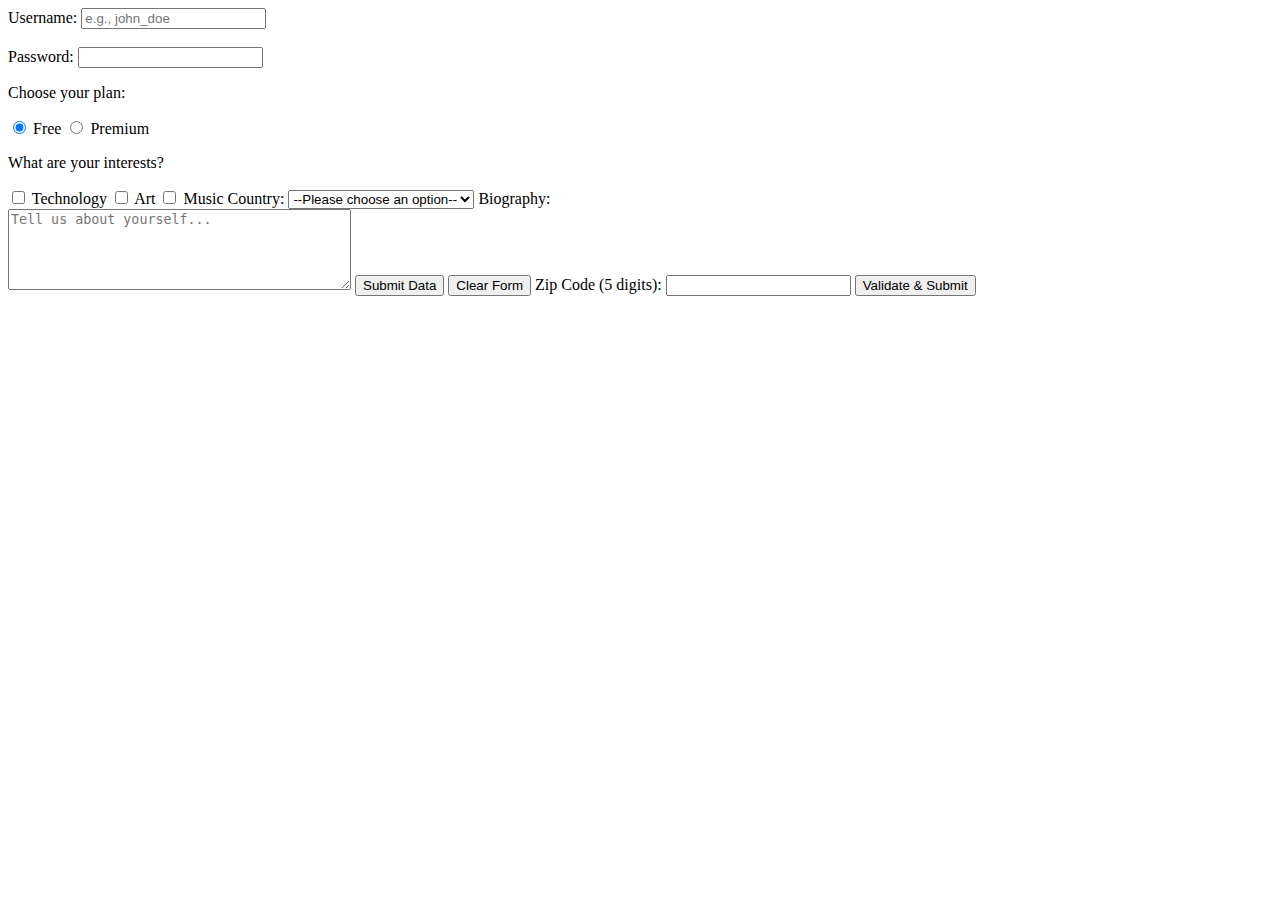
<file: index.html>
<!DOCTYPE html>
<html lang="en">
  <head>
    <meta charset="UTF-8" />
    <meta name="viewport" content="width=device-width, initial-scale=1.0" />
    <title>HTML</title>
  </head>
  <body>
    <form action="#" method="POST">
      <label for="username">Username:</label>
      <input
        type="text"
        name="username"
        id="username"
        placeholder="e.g., john_doe"
      />

      <br />
      <br />

      <label for="userPassword">Password:</label>
      <input type="password" name="userPassword" id="userPassword" />

      <p>Choose your plan:</p>
      <input
        type="radio"
        id="planFree"
        name="membership_plan"
        value="free"
        checked
      />
      <label for="planFree">Free</label>

      <input
        type="radio"
        name="membership_plan"
        id="planPremium"
        value="premium"
      />
      <label for="planPremium">Premium</label>

      <p>What are your interests?</p>
      <input
        type="checkbox"
        name="interests"
        id="interestTech"
        value="technology"
      />
      <label for="interestTech">Technology</label>

      <input type="checkbox" name="interests" id="interestArt" value="art" />
      <label for="interestArt">Art</label>

      <input type="checkbox" name="interests" id="interestMusic" />
      <label for="interestMusic">Music</label>

      <label for="country">Country:</label>
      <select name="country" id="country">
        <option value="">--Please choose an option--</option>
        <option value="us">United States</option>
        <option value="ca">Canada</option>
        <option value="uk">United Kingdom</option>
      </select>


      <label for="bio">Biography:</label><br>
      <textarea name="bio" id="bio" rows="5" cols="40" placeholder="Tell us about yourself..."></textarea>

      <button type="submit">Submit Data</button>
      <button type="reset">Clear Form</button>


      <label for="zipcode">Zip Code (5 digits):</label>
      <input 
      type="text" 
      id="zipcode"
      name="zipcode"
      required
      minlength="5"
      maxlength="5"
      pattern="[0-9]{5}"
      title="Please enter a 5-digit zip code."
      >
      <button type="submit">Validate & Submit</button>

    </form>
  </body>
</html>
</file>
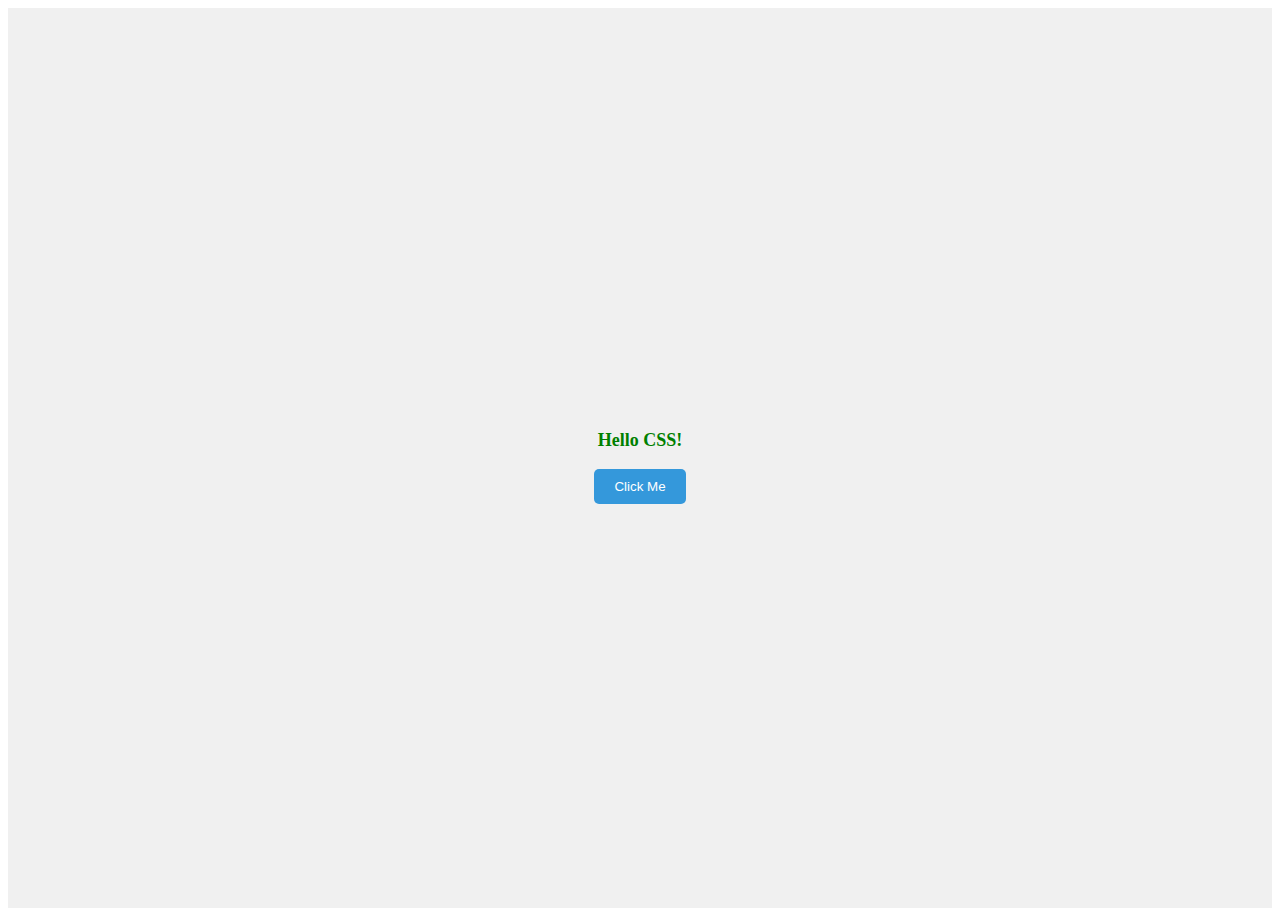
<file: Module 3 - CSS3 - Styling the Web/3.1. CSS Fundamentals/index.html>
<!DOCTYPE html>
<html lang="en">
  <head>
    <meta charset="UTF-8" />
    <meta name="viewport" content="width=device-width, initial-scale=1.0" />
    <title>CSS3</title>

    <link rel="stylesheet" href="./style.css" />
  </head>
  <body>
    <div class="container">
      <p class="text" id="special">Hello CSS!</p>
      <button class="button">Click Me</button>
    </div>
  </body>
</html>
</file>
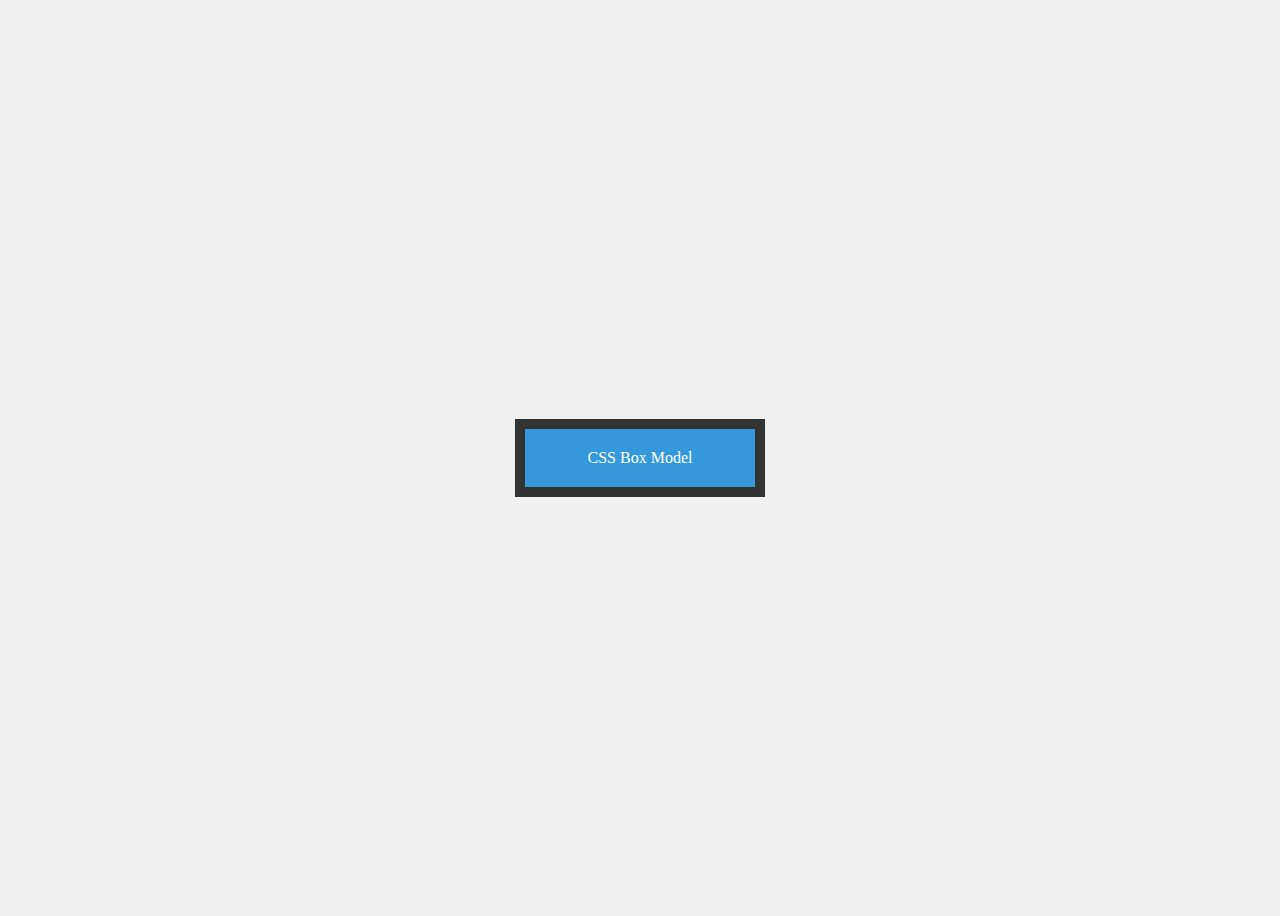
<file: Module 3 - CSS3 - Styling the Web/3.2. The Box Model/index.html>
<!DOCTYPE html>
<html lang="en">
<head>
    <meta charset="UTF-8">
    <meta name="viewport" content="width=device-width, initial-scale=1.0">
    <title>CSS Box Model</title>

    <link rel="stylesheet" href="./style.css">
</head>
<body>
    <div class="box">CSS Box Model</div>
</body>
</html>
</file>
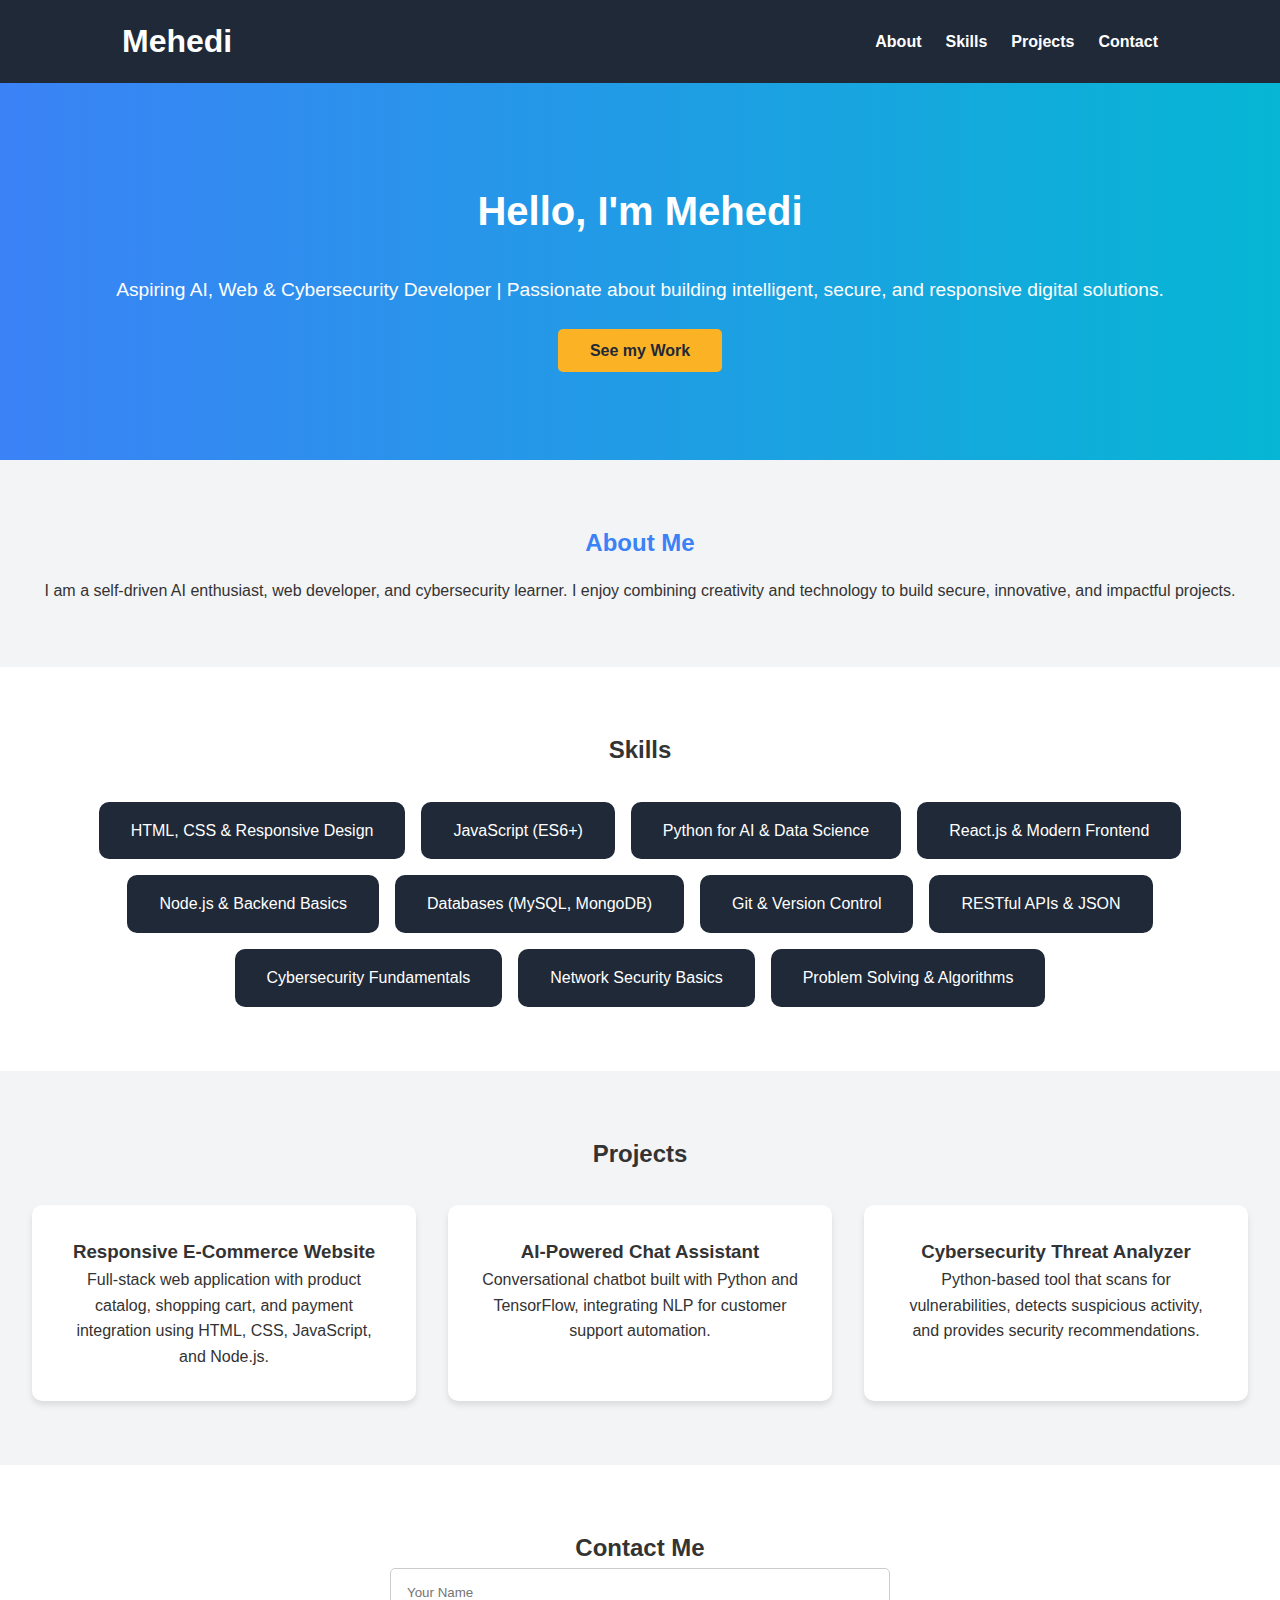
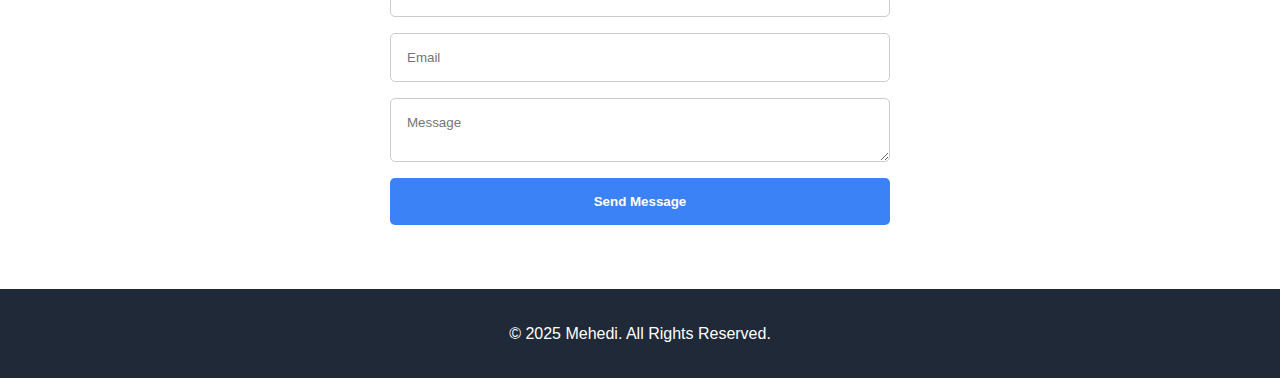
<file: Module 3 - CSS3 - Styling the Web/Project/index.html>
<!DOCTYPE html>
<html lang="en">
<head>
    <meta charset="UTF-8">
    <meta name="viewport" content="width=device-width, initial-scale=1.0">
    <title>Mehedi</title>

    <link rel="stylesheet" href="./style.css">
</head>
<body>
    <!-- Header -->
     <header>
        <div class="container">
            <h1 class="logo">Mehedi</h1>
            <nav>
                <ul class="nav-links">
                    <li><a href="#about">About</a></li>
                    <li><a href="#skills">Skills</a></li>
                    <li><a href="#projects">Projects</a></li>
                    <li><a href="#skills">Contact</a></li>
                </ul>
            </nav>
            <div class="hamburger">&#9776</div>
        </div>
     </header>

     <!-- Hero Section -->
      <section class="hero" id="home">
        <div class="container hero-contanet">
            <h2>Hello, I'm Mehedi</h2>
            <p>Aspiring AI, Web & Cybersecurity Developer | Passionate about building intelligent, secure, and responsive digital solutions.</p>
            <a href="#projects" class="btn">See my Work</a>
        </div>
      </section>

      <!-- About Section -->
       <section class="about" id="about">
        <div class="container">
            <h2>About Me</h2>
            <p>I am a self-driven AI enthusiast, web developer, and cybersecurity learner. I enjoy combining creativity and technology to build secure, innovative, and impactful projects.</p>
        </div>
       </section>

       <!-- Skills Section -->
        <section class="skills" id="skills">
            <div class="container">
                <h2>Skills</h2>
                <div class="skills-grid">
                    <div class="skill-card">HTML, CSS & Responsive Design</div>
                    <div class="skill-card">JavaScript (ES6+)</div>
                    <div class="skill-card">Python for AI & Data Science</div>
                    <div class="skill-card">React.js & Modern Frontend</div>
                    <div class="skill-card">Node.js & Backend Basics</div>
                    <div class="skill-card">Databases (MySQL, MongoDB)</div>
                    <div class="skill-card">Git & Version Control</div>
                    <div class="skill-card">RESTful APIs & JSON</div>
                    <div class="skill-card">Cybersecurity Fundamentals</div>
                    <div class="skill-card">Network Security Basics</div>
                    <div class="skill-card">Problem Solving & Algorithms</div>
                </div>
            </div>
        </section>

        <!-- Projects Section -->
         <section class="projects" id="projects">
            <div class="container">
                <h2>Projects</h2>
                <div class="projects-grid">
                    <div class="project-card">
                        <h3>Responsive E-Commerce Website</h3>
                        <p>Full-stack web application with product catalog, shopping cart, and payment integration using HTML, CSS, JavaScript, and Node.js.</p>
                    </div>

                    <div class="project-card">
                        <h3>AI-Powered Chat Assistant</h3>
                        <p>Conversational chatbot built with Python and TensorFlow, integrating NLP for customer support automation.</p>
                    </div>

                    <div class="project-card">
                        <h3>Cybersecurity Threat Analyzer</h3>
                        <p>Python-based tool that scans for vulnerabilities, detects suspicious activity, and provides security recommendations.</p>
                    </div>
                </div>
            </div>
         </section>

        <!-- Contact Section -->
         <section class="contact" id="contact">
            <div class="container">
                <h2>Contact Me</h2>
                <form action="">
                    <input type="text" placeholder="Your Name" required>
                    <input type="email" placeholder="Email" required>
                    <textarea placeholder="Message" required></textarea>
                    <button type="submit">Send Message</button>
                </form>
            </div>
         </section>

        <!-- Footer -->
         <footer>
            <div class="container">
                <p>&copy; 2025 Mehedi. All Rights Reserved.</p>
            </div>
         </footer>


</body>
</html>
</file>
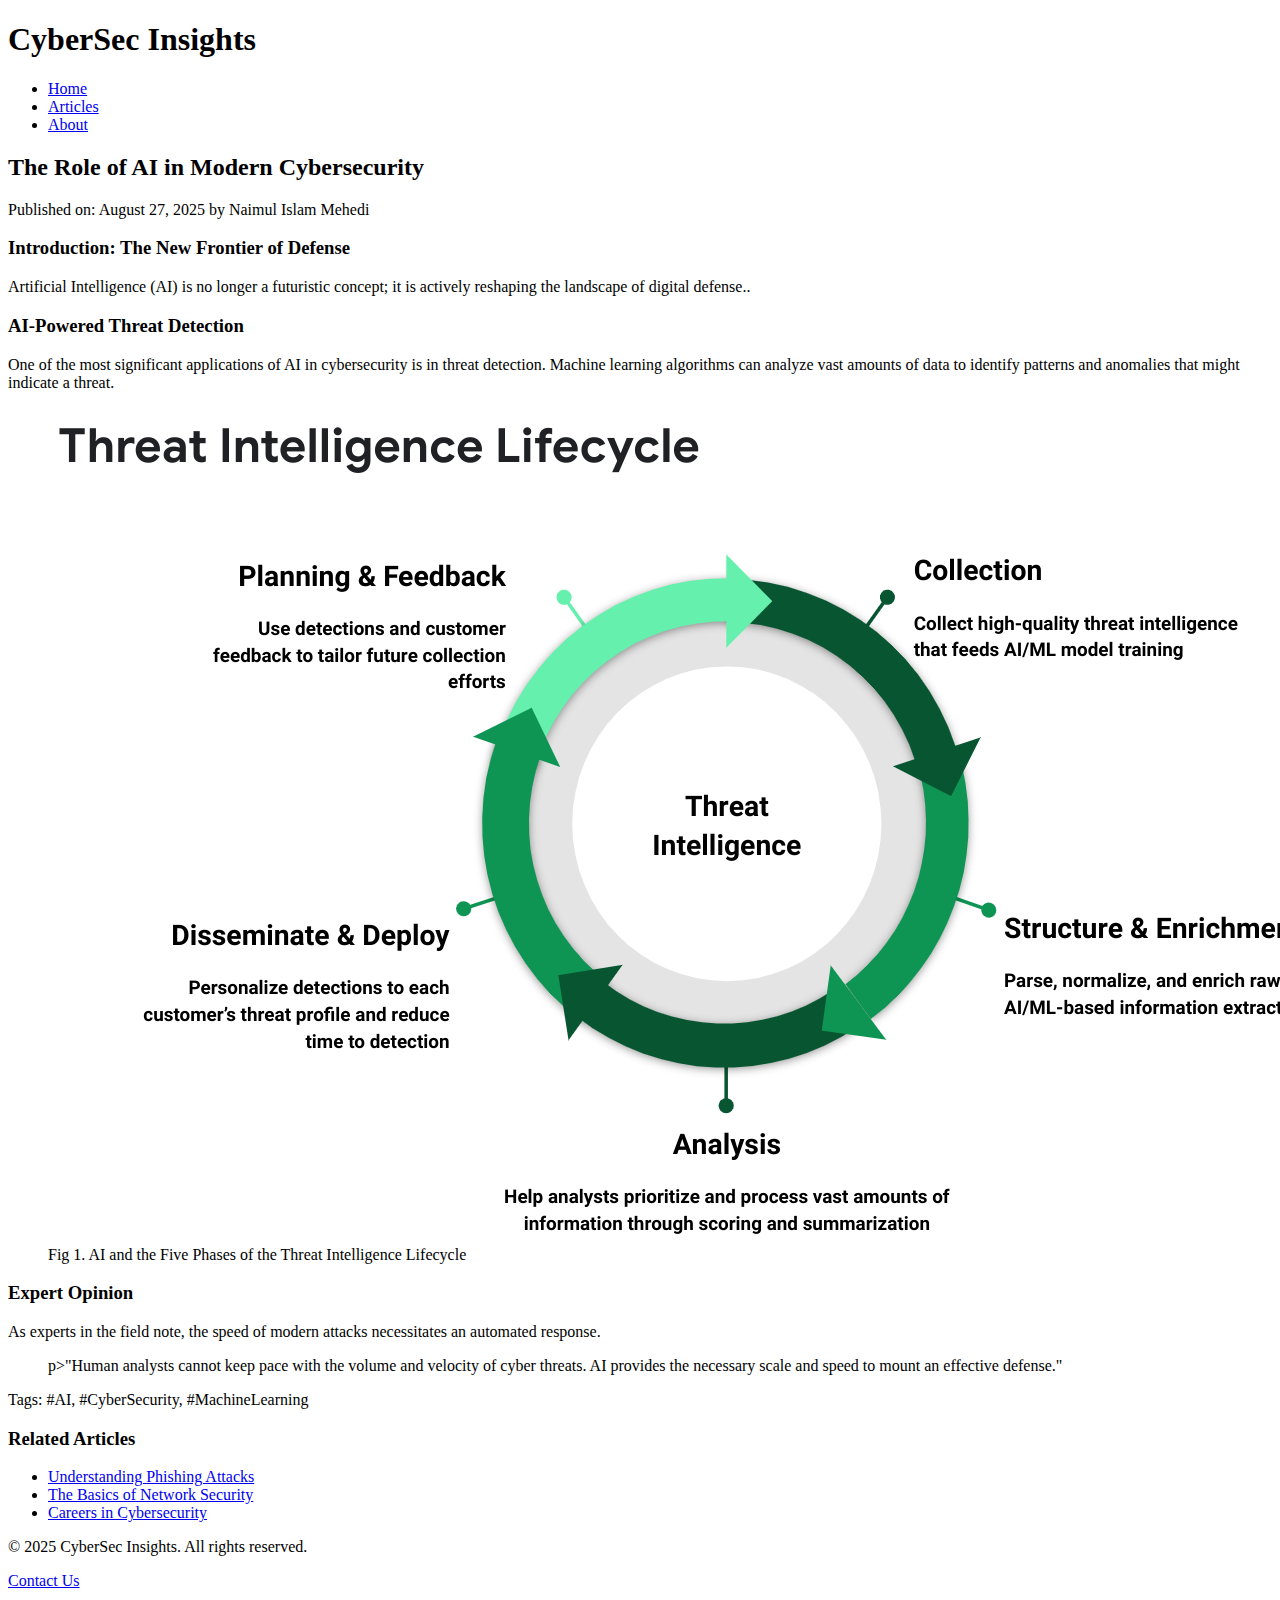
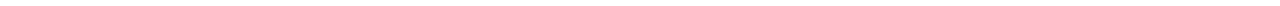
<file: Module 2 - HTML5 - Structuring the Web/2_3_example.html>
<!-- 
Example: A Modern Blog Post Layout
Here is a complete HTML structure for a blog post that uses all the elements discussed. Given your interest in AI and Cyber Security, the example is themed around that topic. 
-->
<!DOCTYPE html>
<html lang="en">
<head>
    <meta charset="UTF-8">
    <meta name="viewport" content="width=device-width, initial-scale=1.0">
    <title>The Role of AI in Modern Cybersecurity</title>
</head>
<body>
    <!-- Page Header: Contains logo and main navigation -->
     <header>
        <h1>CyberSec Insights</h1>
        <nav>
            <ul>
                <li><a href="/home">Home</a></li>
                <li><a href="/articles">Articles</a></li>
                <li><a href="/about">About</a></li>
            </ul>
        </nav>
     </header>

     <!-- Main Content: unique content of this page -->
      <main>
        <!-- The primary content is a single article -->
         <article>
            <!-- Article Header: Contains title and publication info -->
             <header>
                <h2>The Role of AI in Modern Cybersecurity</h2>
                <p>Published on: <time datetime="2025-08-27">August 27, 2025</time> by Naimul Islam Mehedi</p>
             </header>

             <!-- Section 1: Introduction -->
              <section>
                <h3>Introduction: The New Frontier of Defense</h3>
                <p>Artificial Intelligence (AI) is no longer a futuristic concept; it is actively reshaping the landscape of digital defense..</p>
              </section>

              <!-- Section 2: AI in Threat Detection -->
               <section>
                <h3>AI-Powered Threat Detection</h3>
                <p>One of the most significant applications of AI in cybersecurity is in threat detection. Machine learning algorithms can analyze vast amounts of data to identify patterns and anomalies that might indicate a threat.</p>

                <!-- Figure with a diagram and a caption -->
                 <figure>
                    <img src="../img/ai-five-phases.png" alt="Threat Intelligence">
                    <figcaption>Fig 1. AI and the Five Phases of the Threat Intelligence Lifecycle </figcaption>
                 </figure>
               </section>

               <!-- Section 3: A Quote from an expert -->
                <section>
                    <h3>Expert Opinion</h3>
                    <p>As experts in the field note, the speed of modern attacks necessitates an automated response.</p>

                    <!-- A blockquote from another source -->
                    <blockquote cite="https://www.security-journal.com/expert-opinions">p>"Human analysts cannot keep pace with the volume and velocity of cyber threats. AI provides the necessary scale and speed to mount an effective defense."</p></blockquote>
                </section>

                <!-- Article Footer: Contains tags or author info -->
                 <footer>
                    <p>Tags: #AI, #CyberSecurity, #MachineLearning</p>
                 </footer>
         </article>

         <!-- Aside: Tangentially related content, like links to other articles -->
          <aside>
            <h3>Related Articles</h3>
            <ul>
                <li><a href="#">Understanding Phishing Attacks</a></li>
                <li><a href="#">The Basics of Network Security</a></li>
                <li><a href="#">Careers in Cybersecurity</a></li>
            </ul>
          </aside>
      </main>

      <!-- Page Footer: Contains copyright and contact info for the whole site -->
       <footer>
        <p>&copy; 2025 CyberSec Insights. All rights reserved.</p>
        <p><a href="/contact">Contact Us</a></p>
       </footer>
</body>
</html>
</file>
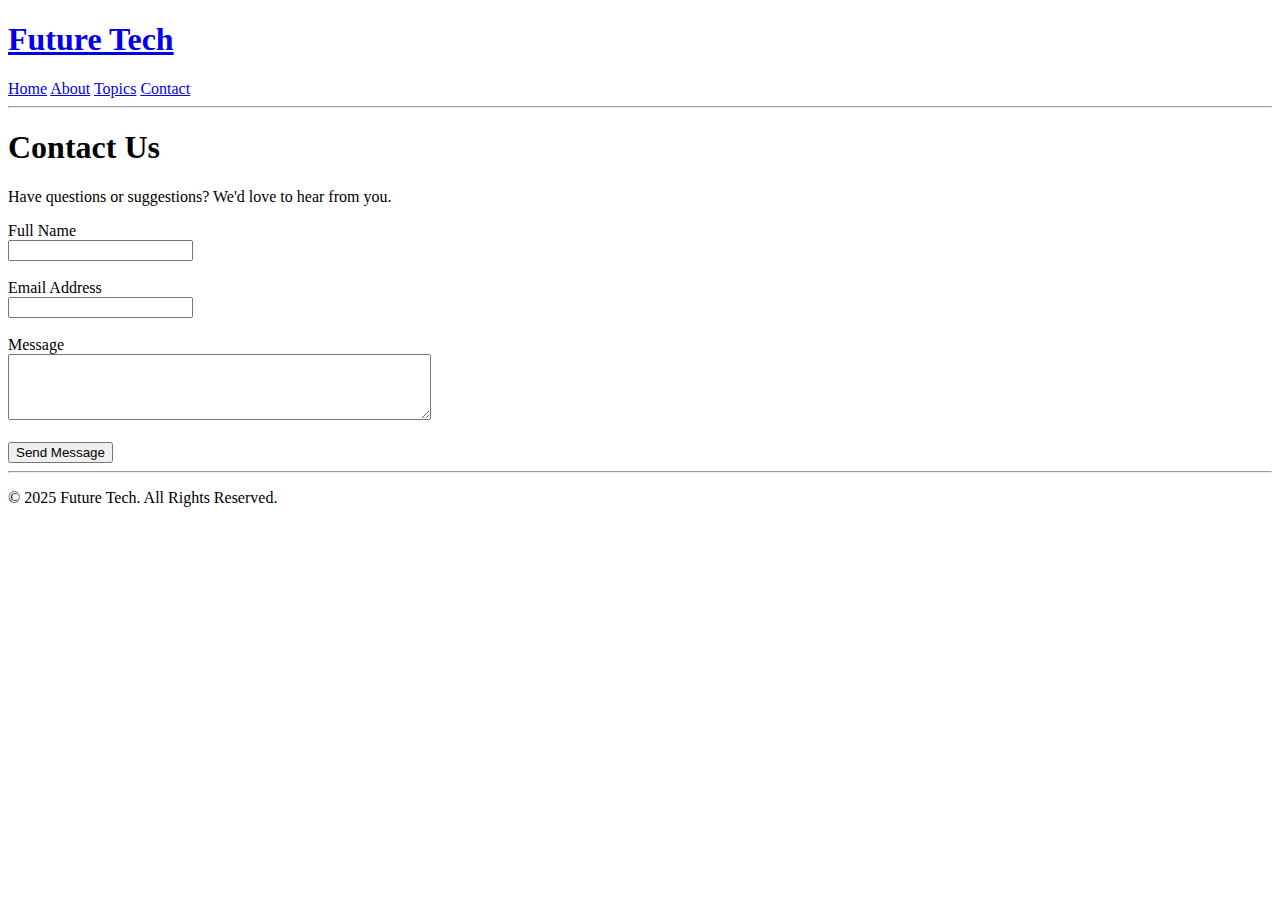
<file: Module 2 - HTML5 - Structuring the Web/project/contact.html>
<!DOCTYPE html>
<html lang="en">
<head>
    <meta charset="UTF-8">
    <meta name="viewport" content="width=device-width, initial-scale=1.0">
    <title>Future Tech | Contact</title>
</head>
<body>

    <!-- Header & Navigation -->
    <header>
        <nav>
            <a href="index.html"><h1>Future Tech</h1></a>
            <a href="index.html">Home</a>
            <a href="about.html">About</a>
            <a href="topics.html">Topics</a>
            <a href="contact.html">Contact</a>
        </nav>
    </header>

    <hr>

    <!-- Main Content -->
    <main>
        <div>
            <h1>Contact Us</h1>
            <p>
                Have questions or suggestions? We'd love to hear from you.
            </p>
            <!-- NOTE: This is a visual form only. It does not send data without a backend. -->
            <form action="#" method="POST">
                <div>
                    <label for="name">Full Name</label><br>
                    <input type="text" name="name" id="name">
                </div>
                <br>
                <div>
                    <label for="email">Email Address</label><br>
                    <input type="email" name="email" id="email">
                </div>
                <br>
                <div>
                    <label for="message">Message</label><br>
                    <textarea id="message" name="message" rows="4" cols="50"></textarea>
                </div>
                <br>
                <div>
                    <button type="submit">Send Message</button>
                </div>
            </form>
        </div>
    </main>

    <hr>

    <!-- Footer -->
    <footer>
        <p>&copy; 2025 Future Tech. All Rights Reserved.</p>
    </footer>

</body>
</html>
</file>
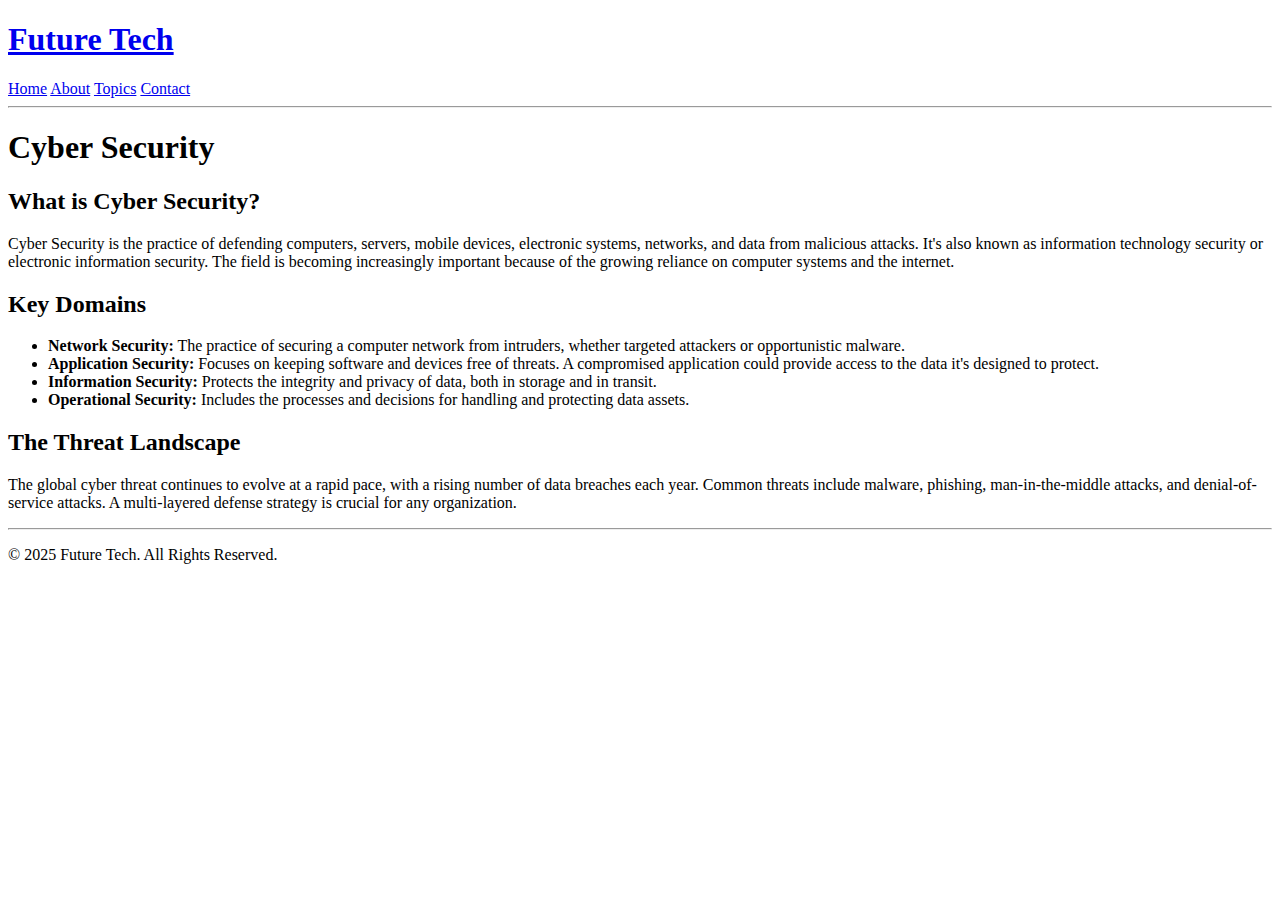
<file: Module 2 - HTML5 - Structuring the Web/project/cyber.html>
<!DOCTYPE html>
<html lang="en">
<head>
    <meta charset="UTF-8">
    <meta name="viewport" content="width=device-width, initial-scale=1.0">
    <title>Future Tech | Cyber Security</title>
</head>
<body>

    <!-- Header & Navigation -->
    <header>
        <nav>
            <a href="index.html"><h1>Future Tech</h1></a>
            <a href="index.html">Home</a>
            <a href="about.html">About</a>
            <a href="topics.html">Topics</a>
            <a href="contact.html">Contact</a>
        </nav>
    </header>

    <hr>

    <!-- Main Content -->
    <main>
        <div>
            <h1>Cyber Security</h1>
            
            <section>
                <h2>What is Cyber Security?</h2>
                <p>Cyber Security is the practice of defending computers, servers, mobile devices, electronic systems, networks, and data from malicious attacks. It's also known as information technology security or electronic information security. The field is becoming increasingly important because of the growing reliance on computer systems and the internet.</p>
            </section>

            <section>
                <h2>Key Domains</h2>
                <ul>
                    <li><strong>Network Security:</strong> The practice of securing a computer network from intruders, whether targeted attackers or opportunistic malware.</li>
                    <li><strong>Application Security:</strong> Focuses on keeping software and devices free of threats. A compromised application could provide access to the data it's designed to protect.</li>
                    <li><strong>Information Security:</strong> Protects the integrity and privacy of data, both in storage and in transit.</li>
                    <li><strong>Operational Security:</strong> Includes the processes and decisions for handling and protecting data assets.</li>
                </ul>
            </section>

            <section>
                <h2>The Threat Landscape</h2>
                <p>The global cyber threat continues to evolve at a rapid pace, with a rising number of data breaches each year. Common threats include malware, phishing, man-in-the-middle attacks, and denial-of-service attacks. A multi-layered defense strategy is crucial for any organization.</p>
            </section>
            
        </div>
    </main>

    <hr>

    <!-- Footer -->
    <footer>
        <p>&copy; 2025 Future Tech. All Rights Reserved.</p>
    </footer>

</body>
</html>
</file>
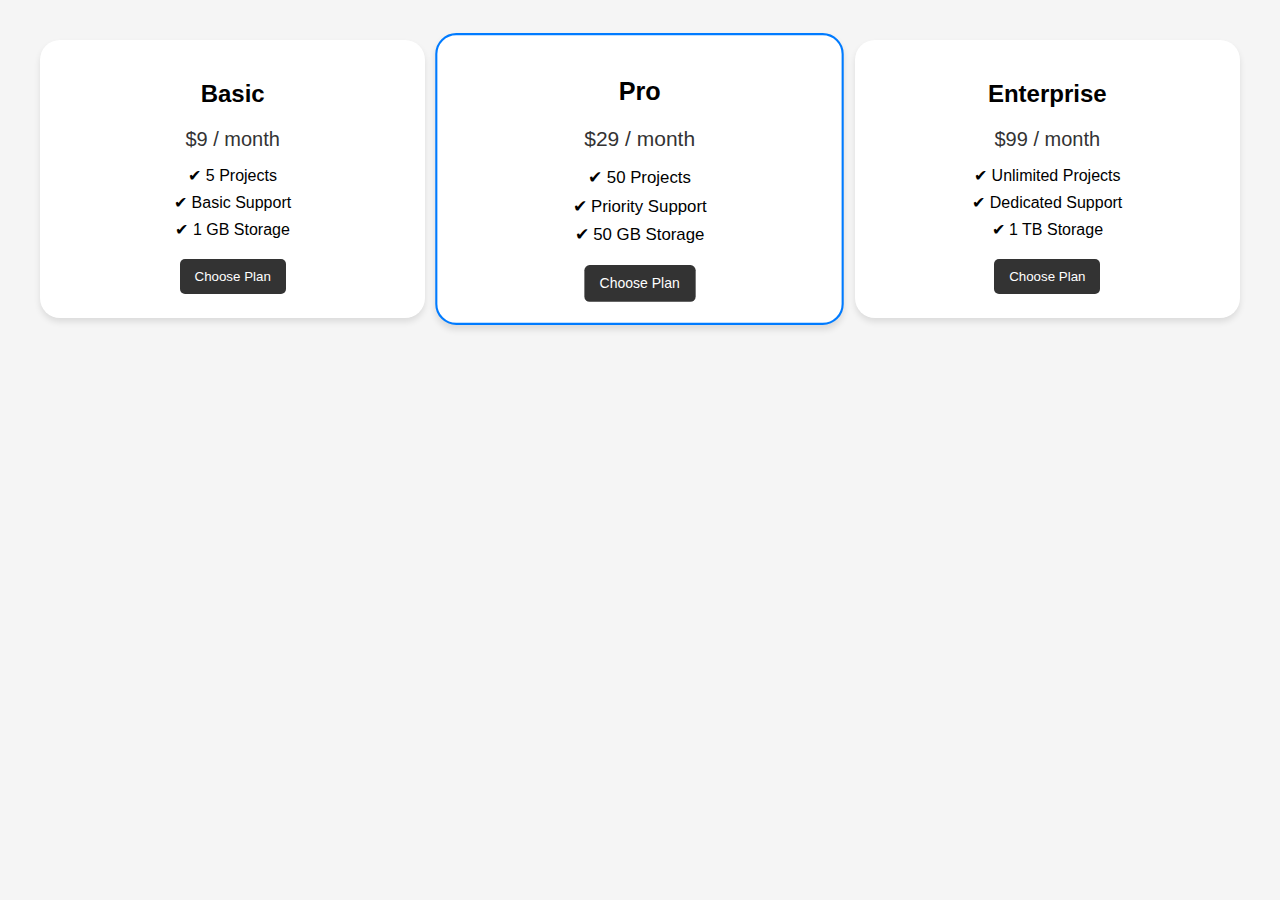
<file: Module 3 - CSS3 - Styling the Web/3.3. Modern CSS Layouts/flexbox.html>
<!DOCTYPE html>
<html lang="en">
  <head>
    <meta charset="UTF-8" />
    <meta name="viewport" content="width=device-width, initial-scale=1.0" />
    <title>Flexbox Pricing Table</title>

    <link rel="stylesheet" href="./flexbox.css" />
  </head>
  <body>
    <section class="pricing">
      <div class="card">
        <h2>Basic</h2>
        <p>$9 / month</p>
        <ul>
          <li>✔ 5 Projects</li>
          <li>✔ Basic Support</li>
          <li>✔ 1 GB Storage</li>
        </ul>
        <button>Choose Plan</button>
      </div>

      <div class="card featured">
        <h2>Pro</h2>
        <p>$29 / month</p>
        <ul>
          <li>✔ 50 Projects</li>
          <li>✔ Priority Support</li>
          <li>✔ 50 GB Storage</li>
        </ul>
        <button>Choose Plan</button>
      </div>

      <div class="card">
        <h2>Enterprise</h2>
        <p>$99 / month</p>
        <ul>
          <li>✔ Unlimited Projects</li>
          <li>✔ Dedicated Support</li>
          <li>✔ 1 TB Storage</li>
        </ul>
        <button>Choose Plan</button>
      </div>
    </section>
  </body>
</html>
</file>
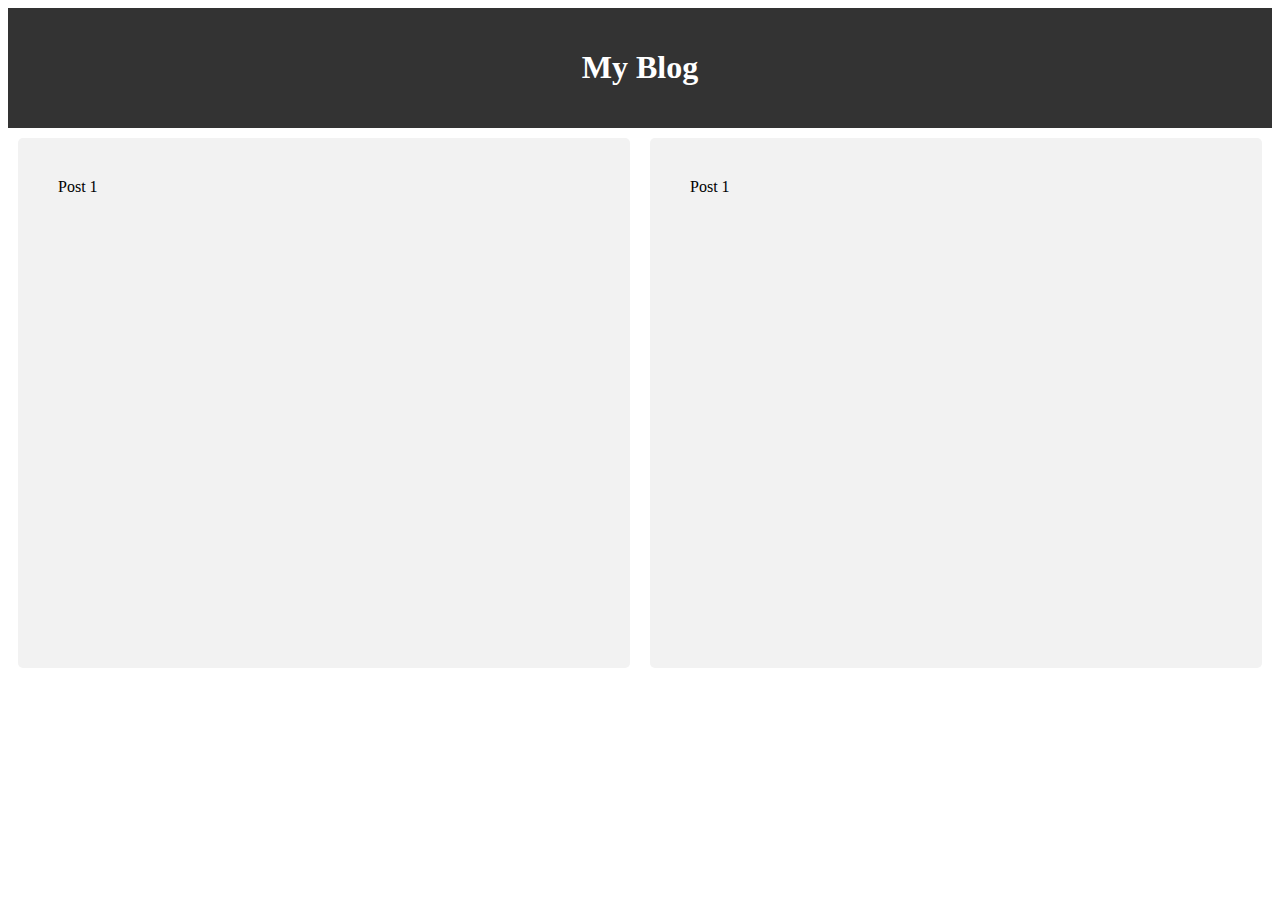
<file: Module 3 - CSS3 - Styling the Web/3.4. Responsive Design/responsive_layout.html>
<!DOCTYPE html>
<html lang="en">
  <head>
    <meta charset="UTF-8" />
    <meta name="viewport" content="width=device-width, initial-scale=1.0" />
    <title>Real Layout Example (Mobile-first with Media Queries)</title>

    <link rel="stylesheet" href="./responsive_layout.css" />
  </head>

  <body>
    <header>
      <h1>My Blog</h1>
    </header>
    <main>
      <section class="content">
        <article class="post">Post 1</article>
        <article class="post">Post 1</article>
      </section>
    </main>
  </body>
</html>
</file>
<file: Module 3 - CSS3 - Styling the Web/3.1. CSS Fundamentals/style.css>
.container {
    display: flex;
    flex-direction: column;
    justify-content: center;
    align-items: center;
    height: 100vh;
    background-color: #f0f0f0;
}

p {
    font-size: 18px;
}

.text {
    color: green;
}

#special {
    font-weight: bold;
}

.button {
    background-color: #3498db;
    color: white;
    padding: 10px 20px;
    border: none;
    border-radius: 5px;
    cursor: pointer;
    transition: 0.3s;
}

.button:hover {
    background-color: #2980b9;
}
</file>
<file: Module 3 - CSS3 - Styling the Web/3.2. The Box Model/style.css>
body {
    background-color: #f0f0f0;
    display: flex;
    justify-content: center;
    align-items: center;
    height: 100vh;
}

.box {
    width: 250px;
    padding: 20px;
    border: 10px solid #333;
    margin: 20px;
    box-sizing: border-box;
    background-color: #3498db;
    color: white;
    text-align: center;
}
</file>
<file: Module 3 - CSS3 - Styling the Web/3.3. Modern CSS Layouts/flexbox.css>
body {
    font-family: Arial, Helvetica, sans-serif;
    margin: 0;
    padding: 40px;
    background-color: #f5f5f5;
}

.pricing {
    display: flex;
    justify-content: center;
    align-items: stretch; /* all cards same height */
    flex-wrap: wrap;
    gap: 20px;

}

.card {
    flex: 1 1 250px;
    background: white;
    padding: 20px;
    border-radius: 20px;
    text-align: center;
    box-shadow: 0 4px 6px rgba(0, 0, 0, 0.1);
    transition: transform 0.2s;
}

.card:hover {
    transform: translateY(-5px);
}

.card h2 {
    margin-bottom: 10px;
}

.card p {
    font-size: 20px;
    color: #333;
    margin-bottom: 15px;
}

.card ul {
    list-style: none;
    padding: 0;
    margin: 0 0 20px 0;
}

.card li {
    margin: 8px 0;
}

button {
    padding: 10px 15px;
    background: #333;
    color: white;
    border: none;
    border-radius: 5px;
    cursor: pointer;
}

button:hover {
    background: #555;
}

.featured {
    border: 2px solid #007bff;
    transform: scale(1.05);
}
</file>
<file: Module 3 - CSS3 - Styling the Web/3.4. Responsive Design/responsive_layout.css>
header {
    background: #333;
    color: white;
    text-align: center;
    padding: 20px;
}

.content {
    display: block;
    padding: 10px;
}

.post {
    background: #f2f2f2;
    margin: 10px 0;
    padding: 20px;
    border-radius: 5px;
    height: 50vh;
}

/* Tablet (min-width: 768px) */
@media (min-width: 768px) {
    .content {
        display: flex;
        gap: 20px;
    }

    .post {
        flex: 1;
        margin: 0;
    }
}

@media (min-width: 1024px) {
    .post {
        padding: 40px;
    }
}
</file>
<file: Module 3 - CSS3 - Styling the Web/Project/style.css>
/* Reset & Fundamentals */
 * {
     margin: 0;
     padding: 0;
     box-sizing: border-box;
     font-family: Arial, Helvetica, sans-serif;
 }

 body {
     line-height: 1.6;
     scroll-behavior: smooth;
     color: #333;
 }

 /* Header */
 header {
     background-color: #1f2937;
     color: white;
     padding: 1rem 0;
     position: sticky;
     top: 0;
     z-index: 1000;
 }

 header .container {
     display: flex;
     justify-content: space-between;
     align-items: center;
     max-width: 1100px;
     margin: auto;
     padding: 0 2rem;
 }

 .nav-links {
     display: flex;
     list-style: none;
     transition: all 0.2s;
 }

 .nav-links li {
     margin-left: 1.5rem;
 }

 .nav-links a {
     color: white;
     text-decoration: none;
     font-weight: bold;
 }

 .nav-links a:hover,
 .nav-links a:focus {
     color: #3b82f6;
     outline: none;
 }

 .hamburger {
     display: none;
     font-size: 2rem;
     cursor: pointer;
     background: none;
     border: none;
     color: white;
 }

 /* Hero Section */
 .hero {
     background: linear-gradient(to right, #3b82f6, #06b6d4);
     color: white;
     padding: 6rem 2rem;
     text-align: center;
     animation: fadeIn 1s ease-in;
 }

 .hero h2 {
     font-size: 2.5rem;
     margin-bottom: 2rem;
 }

 .hero p {
     font-size: 1.2rem;
     margin-bottom: 2rem;
 }

 .btn {
     background-color: #fbb224;
     color: #1f2937;
     padding: 0.8rem 2rem;
     text-decoration: none;
     border-radius: 5px;
     font-weight: bold;
     cursor: pointer;
     transition: transform 0.3s;
 }

 .btn:hover,
 .btn:focus {
     transform: scale(1.1);
     outline: none;
 }

 /* About Section */
 .about {
     padding: 4rem 2rem;
     background-color: #f3f4f6;
     text-align: center;
 }

 .about h2 {
     margin-bottom: 1rem;
     color: #3b82f6;
 }

 /* Skills Section */
 .skills {
     padding: 4rem 2rem;
     text-align: center;
 }

 .skills-grid {
     display: flex;
     flex-wrap: wrap;
     gap: 1rem;
     justify-content: center;
     margin-top: 2rem;
 }

 .skill-card {
     background-color: #1f2937;
     color: white;
     padding: 1rem 2rem;
     border-radius: 10px;
     transition: transform 0.3s, background-color 0.3s;
 }

 .skill-card:hover {
     transform: translateY(-5px);
     background-color: #3b82f6;
 }

 /* Projects Section */
 .projects {
     padding: 4rem 2rem;
     background-color: #f3f4f6;
     text-align: center;
 }

 .projects-grid {
     display: grid;
     grid-template-columns: repeat(auto-fit, minmax(250px, 1fr));
     gap: 2rem;
     margin-top: 2rem;
 }

 .project-card {
     background-color: white;
     padding: 2rem;
     border-radius: 10px;
     box-shadow: 0 4px 6px rgba(0, 0, 0, 0.1);
     transition: transform 0.3s, box-shadow 0.3s;
 }

 .project-card:hover {
     transform: translateY(-10px);
     box-shadow: 0 8px 15px rgba(0, 0, 0, 0.2);
 }

 /* Contact Section */
 .contact {
     padding: 4rem 2rem;
     text-align: center;
 }

 .contact form {
     max-width: 500px;
     margin: auto;
     display: flex;
     flex-direction: column;
     gap: 1rem;
 }

 .contact input,
 .contact textarea {
     padding: 1rem;
     border-radius: 5px;
     border: 1px solid #ccc;
 }

 .contact button {
     padding: 1rem;
     border: none;
     background-color: #3b82f6;
     color: white;
     border-radius: 5px;
     font-weight: bold;
     cursor: pointer;
     transition: background-color 0.3s, transform 0.3s;
 }

 .contact button:hover,
 .contact button:focus {
     background-color: #1e40af;
     transform: scale(1.05);
     outline: none;
 }

 /* Footer */
 footer {
     background-color: #1f2937;
     color: white;
     text-align: center;
     padding: 2rem 0;
 }

 /* Animations */
 @keyframes fadeIn {
     from {
         opacity: 0;
         transform: translateY(20px);
     }

     to {
         opacity: 1;
         transform: translateY(0);
     }
 }

 /* Responsive Design */
 @media (max-width: 768px) {
     .nav-links {
         display: none;
         flex-direction: column;
         background-color: #1f2937;
         position: absolute;
         top: 60px;
         right: 0;
         width: 100%;
         text-align: center;
         padding: 1rem 0;
     }

     .nav-links li {
         margin: 1rem 0;
     }

     .hamburger {
         display: block;
     }

     .nav-links.active {
         display: flex;
     }
 }
</file>
